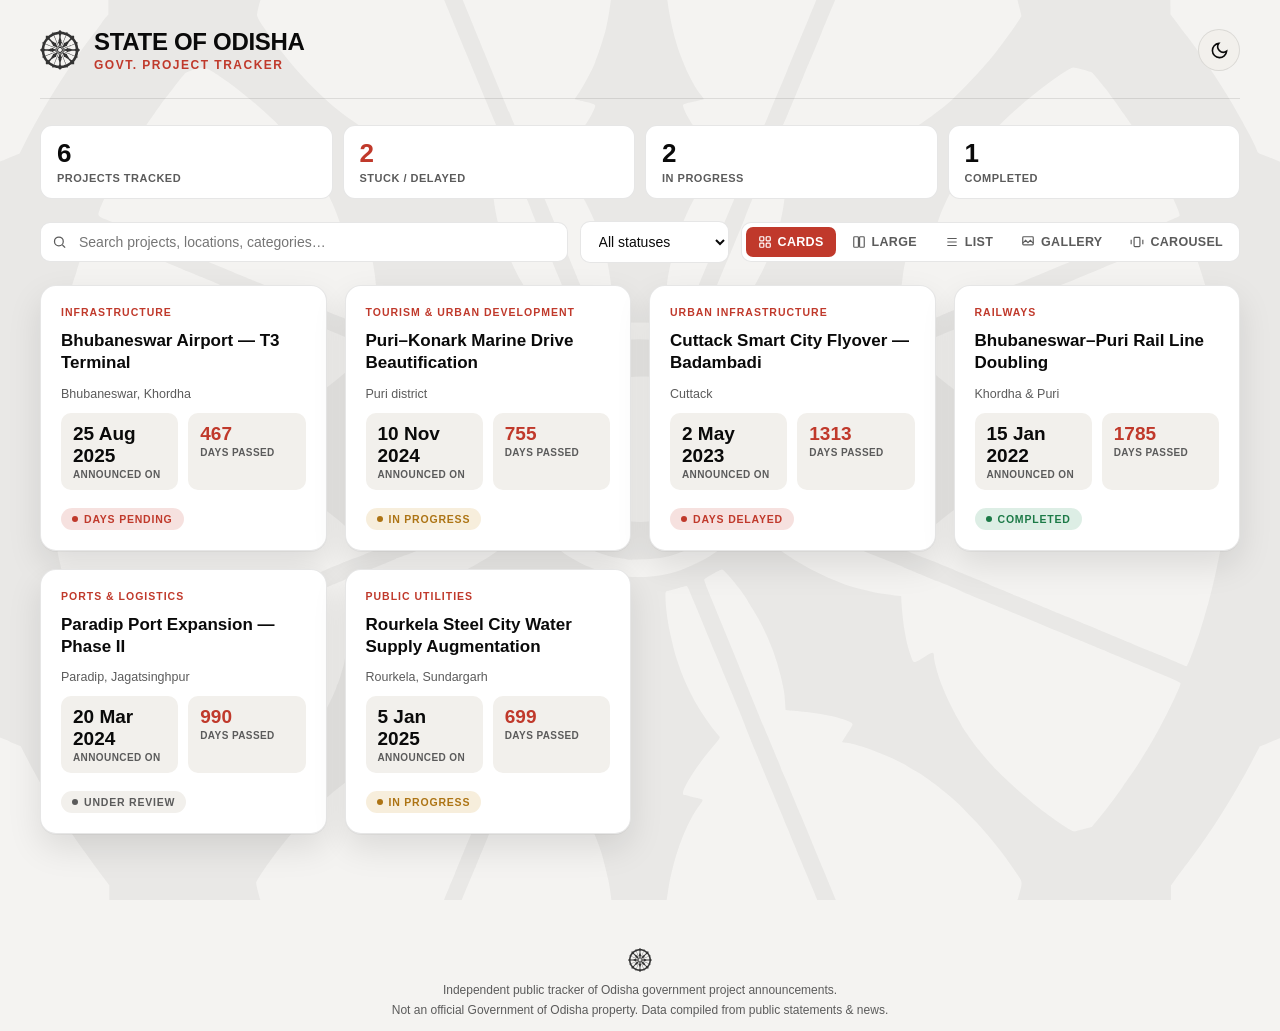
<file: index.html>
<!DOCTYPE html>
<html lang="en">
<head>
<meta charset="UTF-8">
<meta name="viewport" content="width=device-width, initial-scale=1.0">
<title>State of Odisha — Govt Project Tracker</title>
<meta name="description" content="Tracking government-announced projects across Odisha — status, timelines, and days pending, in one place.">
<link rel="stylesheet" href="assets/style.css">
<link rel="icon" type="image/svg+xml" href="assets/wheel.svg">
</head>
<body class="view-cards">

<div class="bg-layer">
  <div class="bg-wheel"><img src="assets/wheel.svg" alt=""></div>
</div>

<div class="wrap">

  <header class="top">
    <div class="brand">
      <img class="wheel-mark" src="assets/wheel.svg" alt="">
      <h1>State of Odisha<span>Govt. Project Tracker</span></h1>
    </div>
    <button class="theme-toggle" id="themeToggle" aria-label="Toggle dark / light theme">
      <svg class="icon-moon" viewBox="0 0 24 24"><path d="M21 12.79A9 9 0 1111.21 3 7 7 0 0021 12.79z"/></svg>
      <svg class="icon-sun" viewBox="0 0 24 24"><circle cx="12" cy="12" r="4"/><path d="M12 2v2M12 20v2M4.93 4.93l1.41 1.41M17.66 17.66l1.41 1.41M2 12h2M20 12h2M6.34 17.66l-1.41 1.41M19.07 4.93l-1.41 1.41"/></svg>
    </button>
  </header>

  <section class="stat-strip">
    <div class="stat-chip"><div class="n" id="statTotal">0</div><div class="l">Projects Tracked</div></div>
    <div class="stat-chip red"><div class="n" id="statStuck">0</div><div class="l">Stuck / Delayed</div></div>
    <div class="stat-chip"><div class="n" id="statProgress">0</div><div class="l">In Progress</div></div>
    <div class="stat-chip"><div class="n" id="statCompleted">0</div><div class="l">Completed</div></div>
  </section>

  <section class="controls">
    <div class="search-box">
      <svg viewBox="0 0 24 24"><circle cx="11" cy="11" r="7"/><path d="M21 21l-4.3-4.3"/></svg>
      <input type="text" id="searchInput" placeholder="Search projects, locations, categories…">
    </div>
    <select class="status-filter" id="statusFilter">
      <option value="all">All statuses</option>
      <option value="stuck">Stuck / Delayed</option>
      <option value="progress">In Progress</option>
      <option value="completed">Completed</option>
      <option value="review">Under Review</option>
    </select>
    <div class="view-switch">
      <button data-view="cards" class="active" aria-label="Card view">
        <svg viewBox="0 0 24 24"><rect x="3" y="3" width="7" height="7" rx="1.5"/><rect x="14" y="3" width="7" height="7" rx="1.5"/><rect x="3" y="14" width="7" height="7" rx="1.5"/><rect x="14" y="14" width="7" height="7" rx="1.5"/></svg>
        Cards
      </button>
      <button data-view="large" aria-label="Large card view">
        <svg viewBox="0 0 24 24"><rect x="3" y="3" width="8" height="18" rx="1.5"/><rect x="13" y="3" width="8" height="18" rx="1.5"/></svg>
        Large
      </button>
      <button data-view="list" aria-label="List view">
        <svg viewBox="0 0 24 24"><path d="M4 6h16M4 12h16M4 18h16"/></svg>
        List
      </button>
      <button data-view="gallery" aria-label="Gallery view">
        <svg viewBox="0 0 24 24"><rect x="3" y="3" width="18" height="14" rx="1.5"/><path d="M3 14l5-5 4 4 4-4 5 5"/></svg>
        Gallery
      </button>
      <button data-view="carousel" aria-label="Carousel view">
        <svg viewBox="0 0 24 24"><rect x="7" y="4" width="10" height="16" rx="1.5"/><path d="M2 8v8M22 8v8"/></svg>
        Carousel
      </button>
    </div>
  </section>

  <div class="carousel-nav">
    <button id="carPrev" aria-label="Scroll left"><svg viewBox="0 0 24 24"><path d="M15 18l-6-6 6-6"/></svg></button>
    <button id="carNext" aria-label="Scroll right"><svg viewBox="0 0 24 24"><path d="M9 18l6-6-6-6"/></svg></button>
  </div>

  <main id="grid"></main>

</div>

<footer class="site-foot">
  <div class="wheel-spin"><img src="assets/wheel.svg" alt=""></div>
  Independent public tracker of Odisha government project announcements.<br>
  Not an official Government of Odisha property. Data compiled from public statements &amp; news.
</footer>

<script src="assets/data.js"></script>
<script src="assets/script.js"></script>
</body>
</html>
</file>
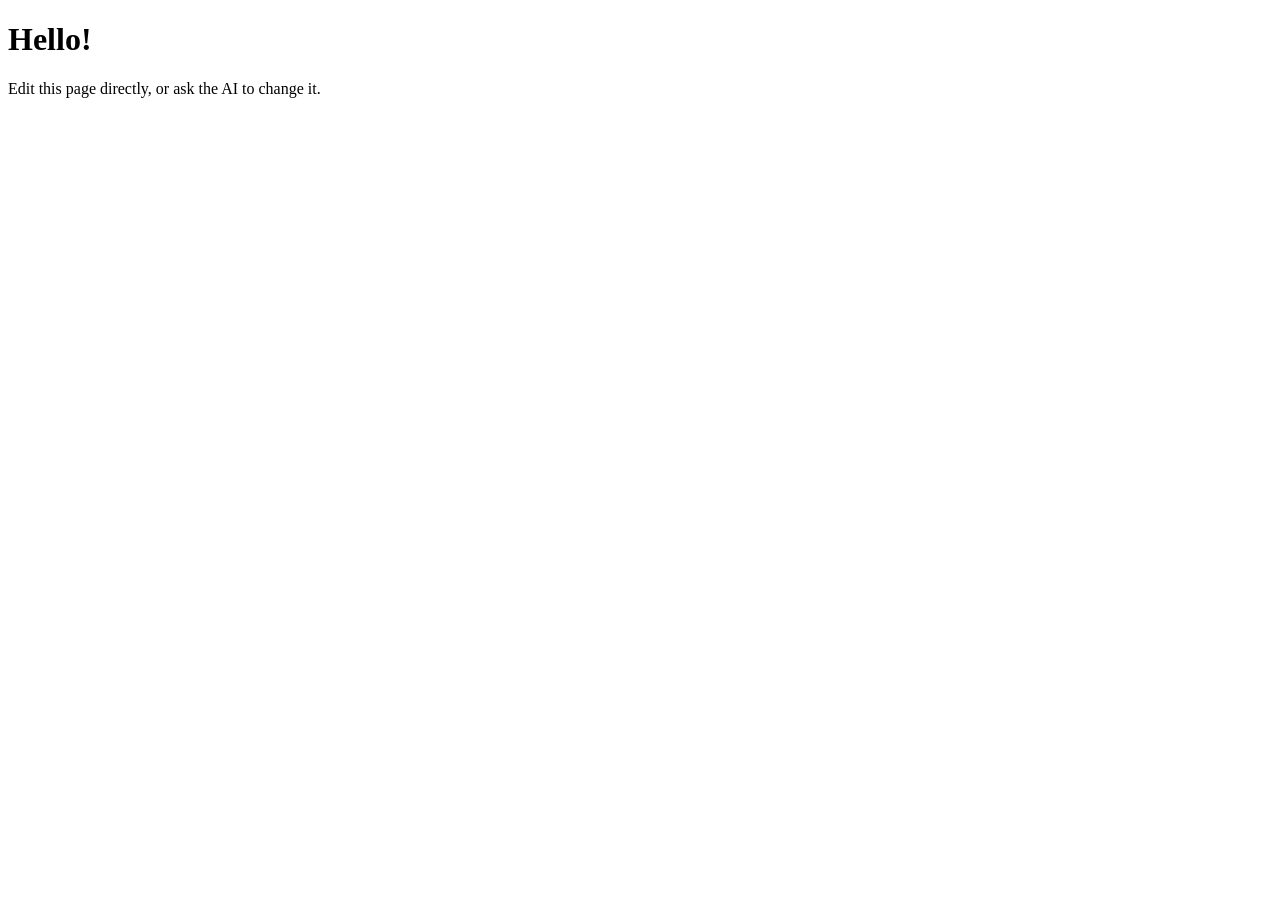
<file: assets/index.html>
<!doctype html>
<html lang="en">
<head>
  <meta charset="utf-8" />
  <title>Untitled page</title>
</head>
<body>
  <h1>Hello!</h1>
  <p>Edit this page directly, or ask the AI to change it.</p>
</body>
</html>
</file>
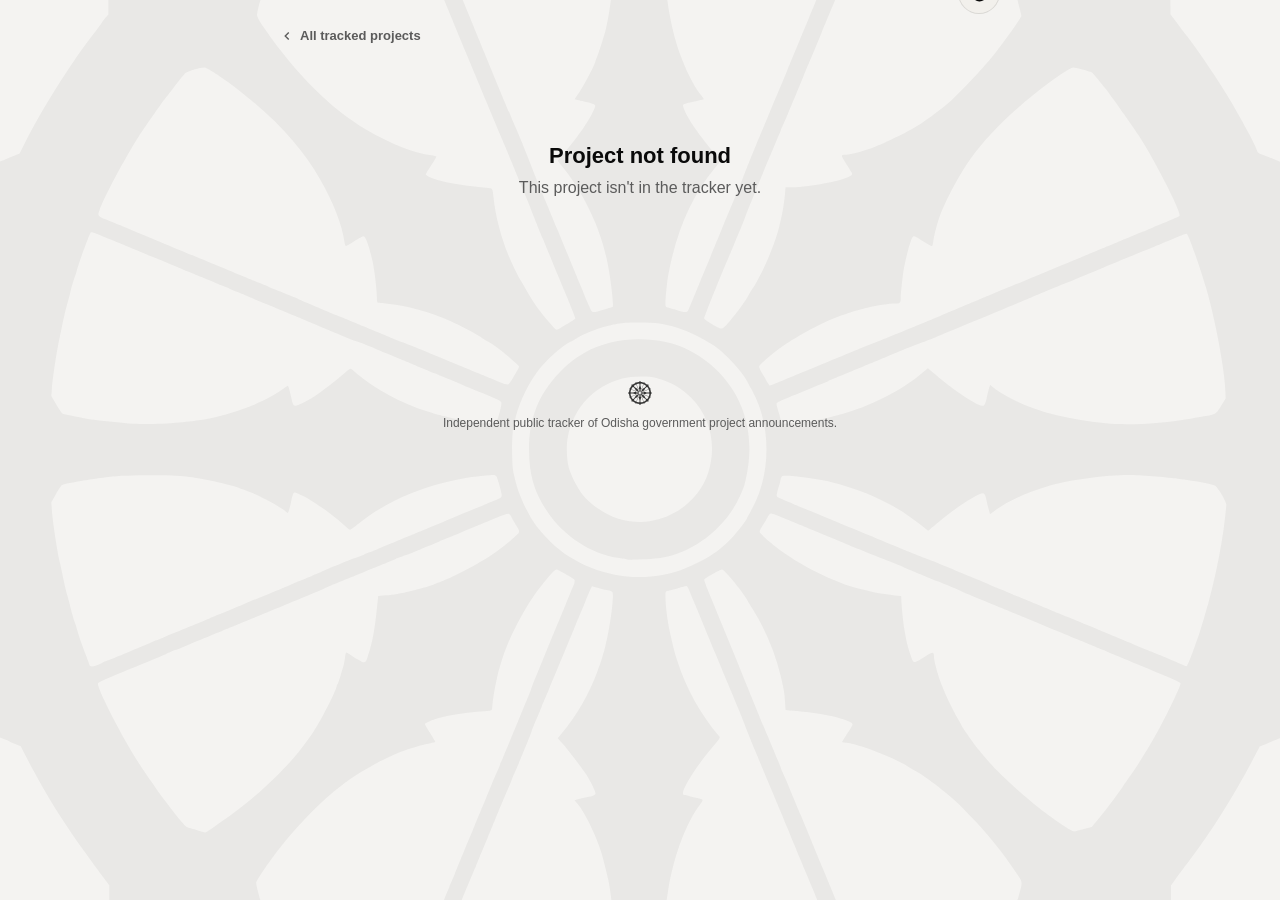
<file: project.html>
<!DOCTYPE html>
<html lang="en">
<head>
<meta charset="UTF-8">
<meta name="viewport" content="width=device-width, initial-scale=1.0">
<title>Project — State of Odisha Tracker</title>
<link rel="stylesheet" href="../assets/style.css">
<style>
  .detail-wrap{ max-width:760px; margin:0 auto; padding:28px 20px 70px; position:relative; z-index:1; }
  .back-link{ display:inline-flex; align-items:center; gap:6px; font-size:13px; font-weight:700; color:var(--text-sub); margin-bottom:20px; }
  .back-link svg{ width:14px; height:14px; stroke:currentColor; fill:none; stroke-width:2.4; }
  .detail-card{ background:var(--bg-elev); border:1px solid var(--border); border-radius:20px; padding:34px 28px; box-shadow:var(--shadow); text-align:center; }
  .detail-card .cat{ font-size:11px; font-weight:800; letter-spacing:1px; text-transform:uppercase; color:var(--red); }
  .detail-card h1{ font-size:clamp(22px,5vw,30px); font-weight:900; margin-top:10px; line-height:1.25; text-transform:uppercase; }
  .detail-card .loc{ margin-top:8px; font-size:13px; color:var(--text-sub); }
  .counter{ margin-top:26px; }
  .counter .num{ font-weight:900; font-size:clamp(52px,15vw,84px); line-height:.9; color:var(--red); letter-spacing:-2px; }
  .counter .word{ font-weight:900; font-size:15px; letter-spacing:1px; text-transform:uppercase; color:var(--red); margin-top:6px; }
  .summary{ margin-top:18px; font-size:14.5px; color:var(--text-sub); line-height:1.55; text-align:left; }
  .mini-stats{ display:flex; gap:12px; margin-top:22px; }
  .mini-stats .ms{ flex:1; background:var(--stat-bg); border-radius:10px; padding:12px 10px; }
  .mini-stats .ms .mn{ font-weight:900; font-size:clamp(16px,3.6vw,20px); }
  .mini-stats .ms .ml{ font-size:10.5px; font-weight:700; letter-spacing:.4px; text-transform:uppercase; color:var(--text-sub); margin-top:3px; }
  .hashtag{ margin-top:18px; font-size:12px; font-weight:700; color:var(--text-sub); }
  .timeline-section{ margin-top:30px; text-align:left; }
  .tl-title{ font-weight:900; font-size:12px; letter-spacing:2px; text-transform:uppercase; color:var(--text-sub); margin-bottom:14px; text-align:center; }
  .tl-row{ display:flex; gap:14px; padding:12px 0; border-bottom:1px solid var(--border); }
  .tl-row:last-child{ border-bottom:none; }
  .tl-dot{ width:11px; height:11px; border-radius:50%; background:var(--text); margin-top:5px; flex-shrink:0; }
  .tl-date{ font-weight:800; font-size:12px; color:var(--text-sub); text-transform:uppercase; letter-spacing:.4px; }
  .tl-desc{ font-weight:600; font-size:14.5px; margin-top:3px; line-height:1.4; }
  .tl-badge{ display:inline-block; margin-top:6px; font-weight:800; font-size:10.5px; letter-spacing:.4px; padding:3px 9px; border-radius:5px; background:var(--stat-bg); }
  .not-found{ text-align:center; padding:80px 20px; }
</style>
</head>
<body>

<div class="bg-layer"><div class="bg-wheel"><img src="../assets/wheel.svg" alt=""></div></div>

<div class="detail-wrap">
  <a class="back-link" href="../index.html">
    <svg viewBox="0 0 24 24"><path d="M15 18l-6-6 6-6"/></svg>
    All tracked projects
  </a>

  <button class="theme-toggle" id="themeToggle" aria-label="Toggle dark / light theme" style="float:right; margin-top:-56px;">
    <svg class="icon-moon" viewBox="0 0 24 24"><path d="M21 12.79A9 9 0 1111.21 3 7 7 0 0021 12.79z"/></svg>
    <svg class="icon-sun" viewBox="0 0 24 24"><circle cx="12" cy="12" r="4"/><path d="M12 2v2M12 20v2M4.93 4.93l1.41 1.41M17.66 17.66l1.41 1.41M2 12h2M20 12h2M6.34 17.66l-1.41 1.41M19.07 4.93l-1.41 1.41"/></svg>
  </button>

  <div id="content"></div>
</div>

<footer class="site-foot">
  <div class="wheel-spin"><img src="../assets/wheel.svg" alt=""></div>
  Independent public tracker of Odisha government project announcements.
</footer>

<script src="../assets/data.js"></script>
<script>
(function(){
  "use strict";
  var root = document.documentElement;
  function applyTheme(t){ root.setAttribute("data-theme", t); try{ localStorage.setItem("soo-theme", t); }catch(e){} }
  (function(){
    var saved; try{ saved = localStorage.getItem("soo-theme"); }catch(e){}
    if(!saved) saved = window.matchMedia && window.matchMedia("(prefers-color-scheme: dark)").matches ? "dark" : "light";
    applyTheme(saved);
  })();
  document.getElementById("themeToggle").addEventListener("click", function(){
    applyTheme(root.getAttribute("data-theme") === "dark" ? "light" : "dark");
  });

  function daysPassed(dateStr){
    var start = new Date(dateStr + "T00:00:00");
    var diff = Math.floor((new Date() - start) / 86400000);
    return diff < 0 ? 0 : diff;
  }
  function formatDate(dateStr){
    return new Date(dateStr + "T00:00:00").toLocaleDateString("en-IN", { day:"numeric", month:"short", year:"numeric" });
  }

  var id = new URLSearchParams(window.location.search).get("id");
  var project = PROJECTS.filter(function(p){ return p.id === id; })[0];
  var content = document.getElementById("content");

  if(!project){
    content.innerHTML = '<div class="not-found"><h1 style="font-weight:900;font-size:22px;">Project not found</h1>' +
      '<p style="margin-top:10px;color:var(--text-sub);">This project isn\'t in the tracker yet.</p></div>';
  } else {
    document.title = project.title + " — State of Odisha Tracker";
    var days = daysPassed(project.announcedOn);
    var timeline = (project.timeline || []).map(function(t){
      return '<div class="tl-row"><div class="tl-dot"></div><div>' +
        '<div class="tl-date">' + t.date + '</div>' +
        '<div class="tl-desc">' + t.text + '</div>' +
        (t.badge ? '<span class="tl-badge">' + t.badge + '</span>' : '') +
        '</div></div>';
    }).join("");

    content.innerHTML =
      '<div class="detail-card">' +
        '<span class="status-pill ' + project.status.type + '" style="font-size:12px;padding:7px 16px;">' + (project.status.label || project.status.type) + '</span>' +
        '<h1>' + project.title + '</h1>' +
        '<div class="loc">' + project.category + ' · ' + project.location + '</div>' +
        '<div class="counter"><div class="num">' + days + '</div><div class="word">Days Since Announcement</div></div>' +
        '<p class="summary">' + project.summary + '</p>' +
        '<div class="mini-stats">' +
          '<div class="ms"><div class="mn">' + formatDate(project.announcedOn) + '</div><div class="ml">Announced On</div></div>' +
          (project.budget ? '<div class="ms"><div class="mn">' + project.budget + '</div><div class="ml">Budget</div></div>' : '') +
        '</div>' +
        (project.hashtag ? '<div class="hashtag">' + project.hashtag + '</div>' : '') +
      '</div>' +
      (timeline ? '<div class="timeline-section"><div class="tl-title">Timeline</div>' + timeline + '</div>' : '');
  }
})();
</script>
</body>
</html>
</file>
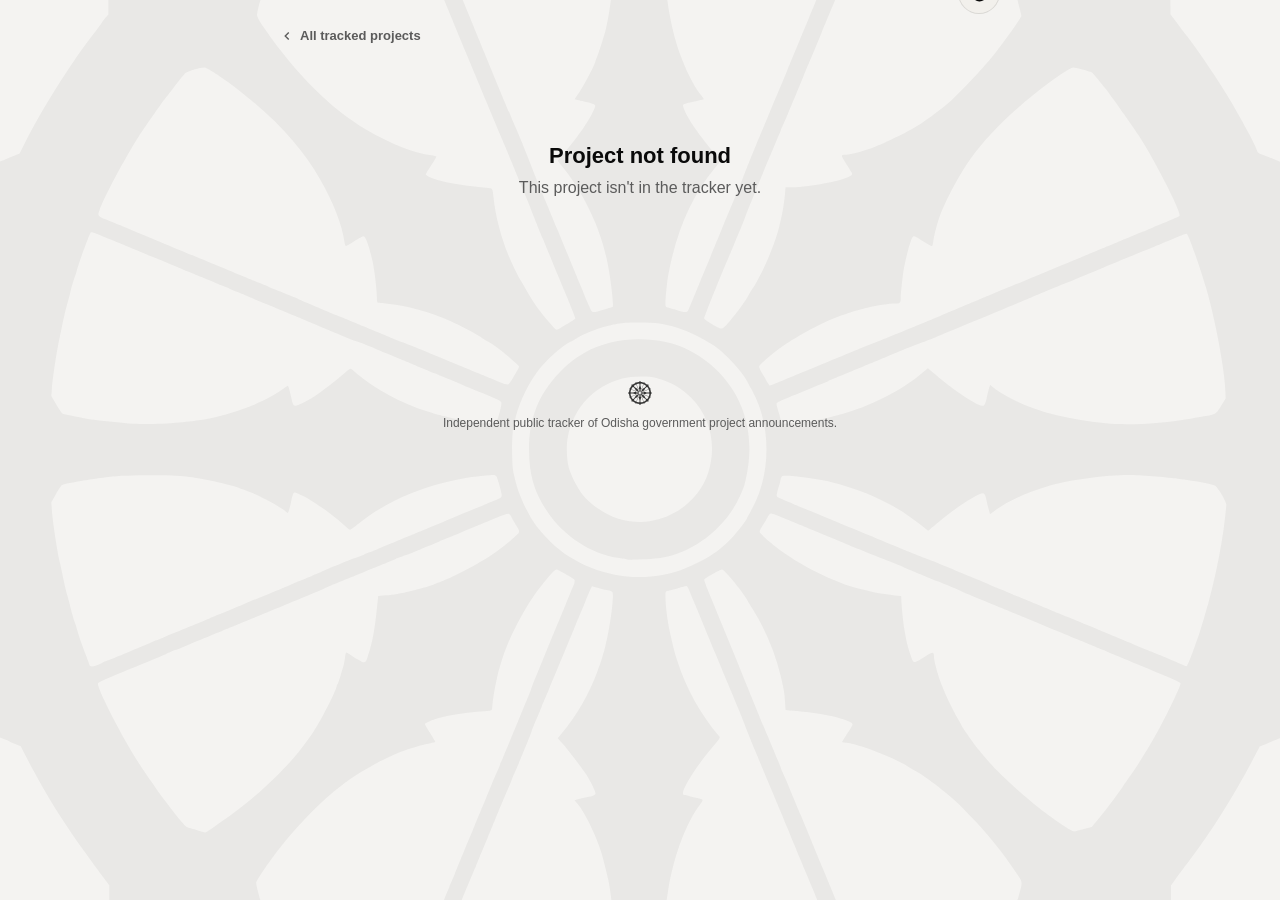
<file: projects/project.html>
<!DOCTYPE html>
<html lang="en">
<head>
<meta charset="UTF-8">
<meta name="viewport" content="width=device-width, initial-scale=1.0">
<title>Project — State of Odisha Tracker</title>
<link rel="icon" type="image/svg+xml" href="../assets/wheel.svg">
<link rel="stylesheet" href="../assets/style.css">
<style>
  .detail-wrap{ max-width:760px; margin:0 auto; padding:28px 20px 70px; position:relative; z-index:1; }
  .back-link{ display:inline-flex; align-items:center; gap:6px; font-size:13px; font-weight:700; color:var(--text-sub); margin-bottom:20px; }
  .back-link svg{ width:14px; height:14px; stroke:currentColor; fill:none; stroke-width:2.4; }
  .detail-card{ background:var(--bg-elev); border:1px solid var(--border); border-radius:20px; padding:34px 28px; box-shadow:var(--shadow); text-align:center; }
  .detail-card .cat{ font-size:11px; font-weight:800; letter-spacing:1px; text-transform:uppercase; color:var(--red); }
  .detail-card h1{ font-size:clamp(22px,5vw,30px); font-weight:900; margin-top:10px; line-height:1.25; text-transform:uppercase; }
  .detail-card .loc{ margin-top:8px; font-size:13px; color:var(--text-sub); }
  .counter{ margin-top:26px; }
  .counter .num{ font-weight:900; font-size:clamp(52px,15vw,84px); line-height:.9; color:var(--red); letter-spacing:-2px; }
  .counter .word{ font-weight:900; font-size:15px; letter-spacing:1px; text-transform:uppercase; color:var(--red); margin-top:6px; }
  .summary{ margin-top:18px; font-size:14.5px; color:var(--text-sub); line-height:1.55; text-align:left; }
  .mini-stats{ display:flex; gap:12px; margin-top:22px; }
  .mini-stats .ms{ flex:1; background:var(--stat-bg); border-radius:10px; padding:12px 10px; }
  .mini-stats .ms .mn{ font-weight:900; font-size:clamp(16px,3.6vw,20px); }
  .mini-stats .ms .ml{ font-size:10.5px; font-weight:700; letter-spacing:.4px; text-transform:uppercase; color:var(--text-sub); margin-top:3px; }
  .hashtag{ margin-top:18px; font-size:12px; font-weight:700; color:var(--text-sub); }
  .timeline-section{ margin-top:30px; text-align:left; }
  .tl-title{ font-weight:900; font-size:12px; letter-spacing:2px; text-transform:uppercase; color:var(--text-sub); margin-bottom:14px; text-align:center; }
  .tl-row{ display:flex; gap:14px; padding:12px 0; border-bottom:1px solid var(--border); }
  .tl-row:last-child{ border-bottom:none; }
  .tl-dot{ width:11px; height:11px; border-radius:50%; background:var(--text); margin-top:5px; flex-shrink:0; }
  .tl-date{ font-weight:800; font-size:12px; color:var(--text-sub); text-transform:uppercase; letter-spacing:.4px; }
  .tl-desc{ font-weight:600; font-size:14.5px; margin-top:3px; line-height:1.4; }
  .tl-badge{ display:inline-block; margin-top:6px; font-weight:800; font-size:10.5px; letter-spacing:.4px; padding:3px 9px; border-radius:5px; background:var(--stat-bg); }
  .not-found{ text-align:center; padding:80px 20px; }
</style>
</head>
<body>

<div class="bg-layer"><div class="bg-wheel"><img src="../assets/wheel.svg" alt=""></div></div>

<div class="detail-wrap">
  <a class="back-link" href="../index.html">
    <svg viewBox="0 0 24 24"><path d="M15 18l-6-6 6-6"/></svg>
    All tracked projects
  </a>

  <button class="theme-toggle" id="themeToggle" aria-label="Toggle dark / light theme" style="float:right; margin-top:-56px;">
    <svg class="icon-moon" viewBox="0 0 24 24"><path d="M21 12.79A9 9 0 1111.21 3 7 7 0 0021 12.79z"/></svg>
    <svg class="icon-sun" viewBox="0 0 24 24"><circle cx="12" cy="12" r="4"/><path d="M12 2v2M12 20v2M4.93 4.93l1.41 1.41M17.66 17.66l1.41 1.41M2 12h2M20 12h2M6.34 17.66l-1.41 1.41M19.07 4.93l-1.41 1.41"/></svg>
  </button>

  <div id="content"></div>
</div>

<footer class="site-foot">
  <div class="wheel-spin"><img src="../assets/wheel.svg" alt=""></div>
  Independent public tracker of Odisha government project announcements.
</footer>

<script src="../assets/data.js"></script>
<script>
(function(){
  "use strict";
  var root = document.documentElement;
  function applyTheme(t){ root.setAttribute("data-theme", t); try{ localStorage.setItem("soo-theme", t); }catch(e){} }
  (function(){
    var saved; try{ saved = localStorage.getItem("soo-theme"); }catch(e){}
    if(!saved) saved = window.matchMedia && window.matchMedia("(prefers-color-scheme: dark)").matches ? "dark" : "light";
    applyTheme(saved);
  })();
  document.getElementById("themeToggle").addEventListener("click", function(){
    applyTheme(root.getAttribute("data-theme") === "dark" ? "light" : "dark");
  });

  function daysPassed(dateStr){
    var start = new Date(dateStr + "T00:00:00");
    var diff = Math.floor((new Date() - start) / 86400000);
    return diff < 0 ? 0 : diff;
  }
  function formatDate(dateStr){
    return new Date(dateStr + "T00:00:00").toLocaleDateString("en-IN", { day:"numeric", month:"short", year:"numeric" });
  }

  var id = new URLSearchParams(window.location.search).get("id");
  var project = PROJECTS.filter(function(p){ return p.id === id; })[0];
  var content = document.getElementById("content");

  if(!project){
    content.innerHTML = '<div class="not-found"><h1 style="font-weight:900;font-size:22px;">Project not found</h1>' +
      '<p style="margin-top:10px;color:var(--text-sub);">This project isn\'t in the tracker yet.</p></div>';
  } else {
    document.title = project.title + " — State of Odisha Tracker";
    var days = daysPassed(project.announcedOn);
    var timeline = (project.timeline || []).map(function(t){
      return '<div class="tl-row"><div class="tl-dot"></div><div>' +
        '<div class="tl-date">' + t.date + '</div>' +
        '<div class="tl-desc">' + t.text + '</div>' +
        (t.badge ? '<span class="tl-badge">' + t.badge + '</span>' : '') +
        '</div></div>';
    }).join("");

    content.innerHTML =
      '<div class="detail-card">' +
        '<span class="status-pill ' + project.status.type + '" style="font-size:12px;padding:7px 16px;">' + (project.status.label || project.status.type) + '</span>' +
        '<h1>' + project.title + '</h1>' +
        '<div class="loc">' + project.category + ' · ' + project.location + '</div>' +
        '<div class="counter"><div class="num">' + days + '</div><div class="word">Days Since Announcement</div></div>' +
        '<p class="summary">' + project.summary + '</p>' +
        '<div class="mini-stats">' +
          '<div class="ms"><div class="mn">' + formatDate(project.announcedOn) + '</div><div class="ml">Announced On</div></div>' +
          (project.budget ? '<div class="ms"><div class="mn">' + project.budget + '</div><div class="ml">Budget</div></div>' : '') +
        '</div>' +
        (project.hashtag ? '<div class="hashtag">' + project.hashtag + '</div>' : '') +
      '</div>' +
      (timeline ? '<div class="timeline-section"><div class="tl-title">Timeline</div>' + timeline + '</div>' : '');
  }
})();
</script>
</body>
</html>
</file>
<file: assets/style.css>
/* =========================================================
   State of Odisha — Govt Project Tracker
   Shared brand stylesheet
   ========================================================= */

:root{
  --red: #c0392b;
  --red-glow: #ff4d3d;
  --black: #0a0a0a;
  --white: #ffffff;
  --gray: #9a9a9a;

  --bg: #f4f3f1;
  --bg-elev: #ffffff;
  --text: #0a0a0a;
  --text-sub: #5b5b5b;
  --border: rgba(10,10,10,0.10);
  --pill-bg: #7a1410;
  --pill-text: #ffffff;
  --stat-bg: #f2f0ec;
  --shadow: 0 14px 34px rgba(10,10,10,0.10), 0 1px 0 rgba(10,10,10,0.04);
}

html[data-theme="dark"]{
  --bg: #0a0a0a;
  --bg-elev: #141414;
  --text: #ffffff;
  --text-sub: #a8a8a8;
  --border: rgba(255,255,255,0.10);
  --pill-bg: #c0392b;
  --pill-text: #ffffff;
  --stat-bg: #1c1c1c;
  --shadow: 0 14px 34px rgba(0,0,0,0.55), 0 1px 0 rgba(255,255,255,0.03);
}

*{ margin:0; padding:0; box-sizing:border-box; }

html,body{
  background: var(--bg);
  color: var(--text);
  min-height:100vh;
}

body{
  font-family: -apple-system, "Segoe UI", Arial, sans-serif;
  position:relative;
  overflow-x:hidden;
  transition: background .35s ease, color .35s ease;
}

img{ max-width:100%; display:block; }

a{ color:inherit; text-decoration:none; }

/* ---------- rotating wheel background ---------- */
.bg-layer{
  position:fixed; inset:0; z-index:0; overflow:hidden; pointer-events:none;
}
.bg-wheel{
  position:absolute; top:50%; left:50%;
  width:min(150vw,1500px); height:min(150vw,1500px);
  transform:translate(-50%,-50%);
  opacity:.05;
  animation: spin 140s linear infinite;
}
html[data-theme="dark"] .bg-wheel{ opacity:.09; filter:invert(1); }
.bg-wheel img{ width:100%; height:100%; }
@keyframes spin{
  from{ transform:translate(-50%,-50%) rotate(0deg); }
  to{ transform:translate(-50%,-50%) rotate(360deg); }
}
@media (prefers-reduced-motion: reduce){
  .bg-wheel{ animation:none; }
}

/* ---------- layout shell ---------- */
.wrap{
  position:relative; z-index:1;
  max-width:1240px; margin:0 auto;
  padding: 22px 20px 80px;
}

/* ---------- header ---------- */
header.top{
  display:flex; align-items:center; justify-content:space-between;
  gap:16px; padding: 6px 0 26px;
  border-bottom: 1px solid var(--border);
  margin-bottom: 26px;
}
.brand{ display:flex; align-items:center; gap:14px; min-width:0; }
.brand .wheel-mark{
  width:40px; height:40px; flex-shrink:0;
  animation: spinInPlace 10s linear infinite;
}
html[data-theme="dark"] .brand .wheel-mark{ filter:invert(1); }
@keyframes spinInPlace{ from{ transform:rotate(0);} to{ transform:rotate(360deg);} }
.brand h1{
  font-size: clamp(17px, 3.4vw, 24px);
  font-weight:900; letter-spacing:-0.3px; line-height:1.15;
  text-transform:uppercase;
}
.brand h1 span{
  display:block; font-weight:700; font-size:.5em; letter-spacing:1.5px;
  color: var(--red); text-transform:uppercase; margin-top:3px;
}

.theme-toggle{
  width:42px; height:42px; border-radius:50%; flex-shrink:0;
  background: var(--stat-bg); border:1px solid var(--border);
  display:flex; align-items:center; justify-content:center;
  cursor:pointer; transition: background .2s ease, transform .15s ease;
}
.theme-toggle:hover{ transform:scale(1.05); }
.theme-toggle:active{ transform:scale(.92); }
.theme-toggle svg{ width:19px; height:19px; stroke:var(--text); fill:none; stroke-width:2; }
.theme-toggle .icon-sun{ display:none; }
html[data-theme="dark"] .theme-toggle .icon-moon{ display:none; }
html[data-theme="dark"] .theme-toggle .icon-sun{ display:block; }

/* ---------- summary stat strip ---------- */
.stat-strip{
  display:grid; grid-template-columns:repeat(auto-fit,minmax(120px,1fr));
  gap:10px; margin-bottom:22px;
}
.stat-chip{
  background: var(--bg-elev); border:1px solid var(--border);
  border-radius:12px; padding:14px 16px;
}
.stat-chip .n{ font-weight:900; font-size:26px; line-height:1; }
.stat-chip .l{ font-size:11px; font-weight:700; letter-spacing:.5px; text-transform:uppercase; color:var(--text-sub); margin-top:6px; }
.stat-chip.red .n{ color: var(--red); }

/* ---------- controls: search / filter / view switch ---------- */
.controls{
  display:flex; flex-wrap:wrap; align-items:center; gap:12px;
  margin-bottom: 22px;
}
.search-box{
  flex:1 1 220px; position:relative;
}
.search-box input{
  width:100%; padding:11px 14px 11px 38px; border-radius:10px;
  border:1px solid var(--border); background:var(--bg-elev); color:var(--text);
  font-size:14px; font-family:inherit;
}
.search-box input:focus{ outline:2px solid var(--red); outline-offset:1px; }
.search-box svg{
  position:absolute; left:12px; top:50%; transform:translateY(-50%);
  width:15px; height:15px; stroke:var(--text-sub); fill:none; stroke-width:2;
}
.status-filter{
  padding:11px 14px; border-radius:10px; border:1px solid var(--border);
  background:var(--bg-elev); color:var(--text); font-size:14px; font-family:inherit;
  cursor:pointer;
}
.view-switch{
  display:flex; gap:4px; background:var(--bg-elev); border:1px solid var(--border);
  border-radius:10px; padding:4px;
}
.view-switch button{
  border:none; background:transparent; color:var(--text-sub);
  padding:8px 12px; border-radius:7px; font-size:12.5px; font-weight:800;
  letter-spacing:.3px; cursor:pointer; display:flex; align-items:center; gap:6px;
  transition: background .15s ease, color .15s ease;
  text-transform:uppercase;
}
.view-switch button svg{ width:14px; height:14px; stroke:currentColor; fill:none; stroke-width:2; }
.view-switch button:hover{ color:var(--text); }
.view-switch button.active{ background: var(--red); color:#fff; }

/* ---------- eyebrow pill / status badge (shared) ---------- */
.status-pill{
  display:inline-flex; align-items:center; gap:6px;
  font-weight:800; font-size:10.5px; letter-spacing:.8px; text-transform:uppercase;
  padding:5px 11px; border-radius:999px; white-space:nowrap;
}
.status-pill::before{ content:""; width:6px; height:6px; border-radius:50%; background:currentColor; flex-shrink:0; }
.status-pill.stuck{ background:rgba(192,57,43,.15); color:#c0392b; }
html[data-theme="dark"] .status-pill.stuck{ background:rgba(192,57,43,.25); color:#ff6a5a; }
.status-pill.stuck::before{ animation:dotpulse 1.6s ease-in-out infinite; }
@keyframes dotpulse{ 0%,100%{ box-shadow:0 0 0 0 rgba(192,57,43,.35);} 50%{ box-shadow:0 0 0 4px rgba(192,57,43,0);} }
.status-pill.progress{ background:rgba(200,140,20,.15); color:#ad7414; }
html[data-theme="dark"] .status-pill.progress{ background:rgba(230,170,40,.18); color:#e6aa28; }
.status-pill.completed{ background:rgba(30,140,80,.15); color:#1c7a47; }
html[data-theme="dark"] .status-pill.completed{ background:rgba(40,180,110,.18); color:#3ecb8c; }
.status-pill.review{ background: var(--stat-bg); color: var(--text-sub); }

/* =========================================================
   VIEW: CARDS (default)
   ========================================================= */
#grid{ display:grid; gap:18px; }
.view-cards #grid{ grid-template-columns:repeat(auto-fill,minmax(280px,1fr)); }

.card{
  background:var(--bg-elev); border:1px solid var(--border); border-radius:16px;
  padding:20px; box-shadow:var(--shadow); cursor:pointer;
  display:flex; flex-direction:column; gap:12px;
  transition: transform .18s ease, box-shadow .18s ease;
  position:relative; overflow:hidden;
}
.card:hover{ transform:translateY(-3px); box-shadow:0 20px 40px rgba(10,10,10,.14); }
.card:focus-visible{ outline:2px solid var(--red); outline-offset:2px; }
.card .cat{ font-size:10.5px; font-weight:800; letter-spacing:1px; text-transform:uppercase; color:var(--red); }
.card h3{ font-size:17px; font-weight:800; line-height:1.3; }
.card .loc{ font-size:12.5px; color:var(--text-sub); }
.card-row{ display:flex; gap:10px; }
.card .mini-stat{ flex:1; background:var(--stat-bg); border-radius:10px; padding:10px 12px; }
.card .mini-stat .mn{ font-weight:900; font-size:19px; }
.card .mini-stat .ml{ font-size:10px; font-weight:700; letter-spacing:.4px; text-transform:uppercase; color:var(--text-sub); margin-top:2px; }
.card .mini-stat.days .mn{ color:var(--red); }
.card-foot{ display:flex; align-items:center; justify-content:space-between; margin-top:auto; padding-top:6px; }

/* =========================================================
   VIEW: LARGE CARDS
   ========================================================= */
.view-large #grid{ grid-template-columns:repeat(auto-fill,minmax(400px,1fr)); }
.view-large .card{ padding:30px; gap:16px; }
.view-large .card h3{ font-size:23px; }
.view-large .card .summary{ font-size:14px; color:var(--text-sub); line-height:1.5; }
.view-large .card .mini-stat .mn{ font-size:26px; }

/* =========================================================
   VIEW: LIST
   ========================================================= */
.view-list #grid{ grid-template-columns:1fr; gap:0; border:1px solid var(--border); border-radius:14px; overflow:hidden; background:var(--bg-elev); box-shadow:var(--shadow); }
.view-list .card{
  flex-direction:row; align-items:center; border:none; border-radius:0;
  border-bottom:1px solid var(--border); box-shadow:none; padding:16px 20px;
  gap:18px;
}
.view-list .card:last-child{ border-bottom:none; }
.view-list .card:hover{ transform:none; background:var(--stat-bg); }
.view-list .card .list-main{ flex:1; min-width:0; display:flex; flex-direction:column; gap:4px; }
.view-list .card h3{ font-size:15.5px; }
.view-list .card .card-row{ flex:0 0 auto; width:auto; }
.view-list .card .mini-stat{ min-width:88px; text-align:center; }
.view-list .card .mini-stat .mn{ font-size:16px; }
.view-list .card-foot{ padding-top:0; }

/* =========================================================
   VIEW: GALLERY
   ========================================================= */
.view-gallery #grid{ grid-template-columns:repeat(auto-fill,minmax(240px,1fr)); }
.view-gallery .card{ padding:0; overflow:hidden; }
.view-gallery .art{
  height:130px; position:relative; display:flex; align-items:center; justify-content:center;
  background: linear-gradient(135deg,#1a1a1a,#3a0d0a);
  overflow:hidden;
}
.view-gallery .art::before{
  content:""; position:absolute; inset:-30%;
  background:url('wheel.svg') center/contain no-repeat;
  opacity:.18; animation: spin 40s linear infinite;
}
.view-gallery .art .cat-badge{
  position:relative; z-index:1; color:#fff; font-weight:900; font-size:11px;
  letter-spacing:1px; text-transform:uppercase; text-align:center; padding:0 12px;
}
.view-gallery .card-body{ padding:16px; display:flex; flex-direction:column; gap:10px; }
.view-gallery .card h3{ font-size:15px; }

/* =========================================================
   VIEW: CAROUSEL
   ========================================================= */
.view-carousel #grid{
  display:flex; gap:18px; overflow-x:auto; scroll-snap-type:x mandatory;
  padding-bottom:14px; grid-template-columns:none;
}
.view-carousel .card{ flex:0 0 300px; scroll-snap-align:start; }
.carousel-nav{ display:flex; justify-content:flex-end; gap:8px; margin-bottom:10px; }
.carousel-nav button{
  width:36px; height:36px; border-radius:50%; border:1px solid var(--border);
  background:var(--bg-elev); cursor:pointer; display:flex; align-items:center; justify-content:center;
}
.carousel-nav button svg{ width:16px; height:16px; stroke:var(--text); fill:none; stroke-width:2.4; }

.carousel-nav{ display:none; }
.view-carousel .carousel-nav{ display:flex; }

.empty-state{
  text-align:center; padding:60px 20px; color:var(--text-sub);
}
.empty-state svg{ width:36px; height:36px; stroke:var(--text-sub); fill:none; stroke-width:1.6; margin-bottom:10px; }

footer.site-foot{
  position:relative; z-index:1; text-align:center; padding:34px 20px 10px;
  color:var(--text-sub); font-size:12px; line-height:1.7;
}
footer.site-foot .wheel-spin{ width:24px; height:24px; margin:0 auto 8px; animation:spinInPlace 8s linear infinite; }
html[data-theme="dark"] footer.site-foot .wheel-spin{ filter:invert(1); }

@media (max-width:640px){
  header.top{ flex-wrap:wrap; }
  .controls{ flex-direction:column; align-items:stretch; }
  .view-switch{ overflow-x:auto; }
  .view-list .card{ flex-wrap:wrap; }
}
</file>
